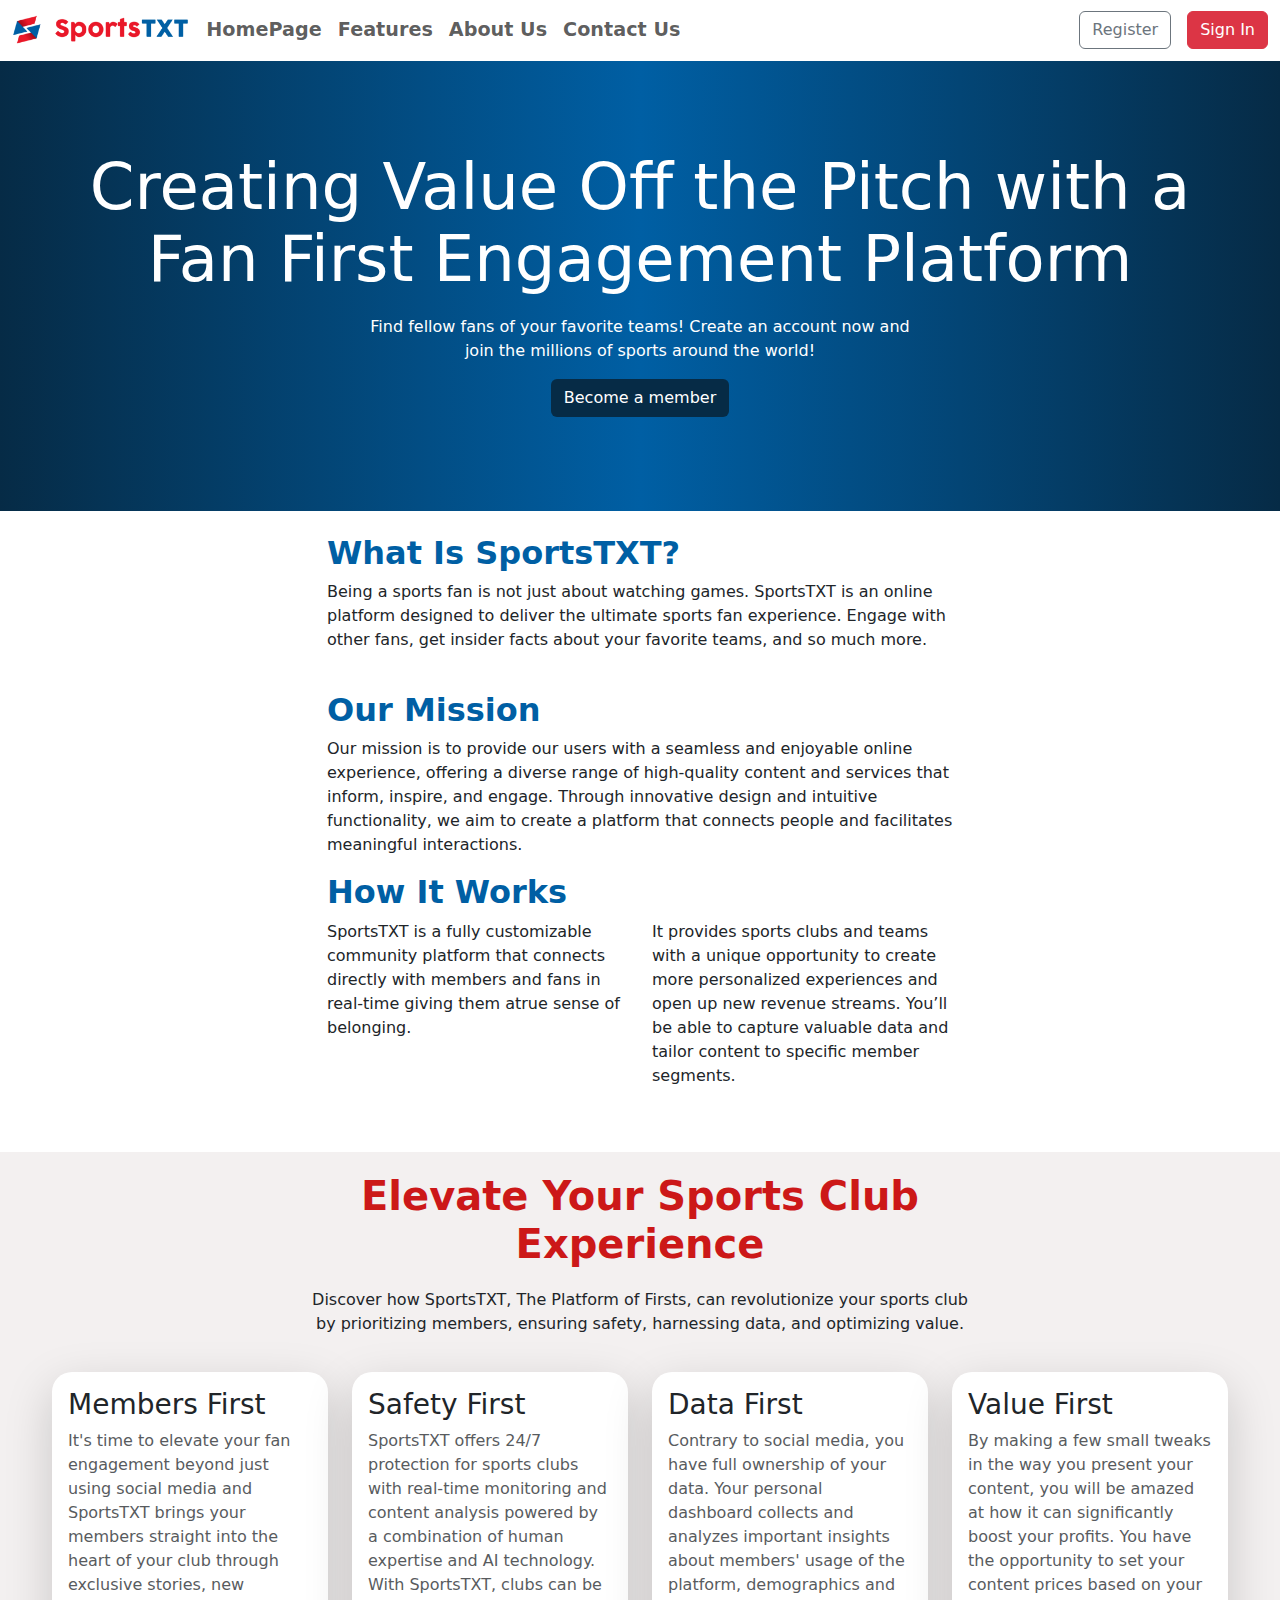
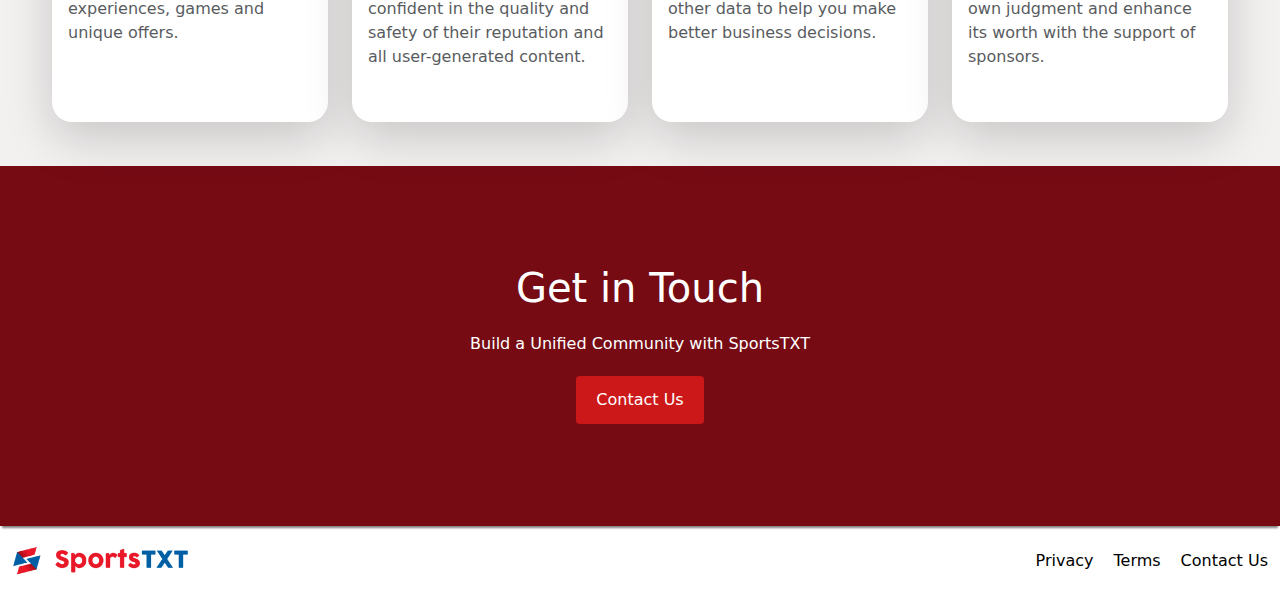
<file: index.html>
<!DOCTYPE html>
<html lang="en">

<head>
    <meta charset="UTF-8">
    <meta name="viewport" content="width=device-width, initial-scale=1.0">
    <title>HomePage</title>

    <link href="https://cdn.jsdelivr.net/npm/bootstrap@5.3.3/dist/css/bootstrap.min.css" rel="stylesheet"
        integrity="sha384-QWTKZyjpPEjISv5WaRU9OFeRpok6YctnYmDr5pNlyT2bRjXh0JMhjY6hW+ALEwIH" crossorigin="anonymous">
    <link rel="stylesheet" href="css/homepage.css">
    <script src="https://cdn.jsdelivr.net/npm/bootstrap@5.3.3/dist/js/bootstrap.bundle.min.js"
        integrity="sha384-YvpcrYf0tY3lHB60NNkmXc5s9fDVZLESaAA55NDzOxhy9GkcIdslK1eN7N6jIeHz"
        crossorigin="anonymous"></script>
</head>

<body>
    <!-- Navbar -->
    <nav class="navbar navbar-expand-xl custom-navbar">
        <div class="container-fluid">
            <img src="pictures/navbar/sportstxt.png" height="30" alt="Navbar Logo">

            <button class="navbar-toggler me-3 me-sm-5 custom-toggler" type="button" data-bs-toggle="collapse"
                data-bs-target="#navbarSupportedContent" aria-controls="navbarSupportedContent" aria-expanded="false"
                aria-label="Toggle navigation">
                <span class="navbar-toggler-icon"></span>
            </button>

            <div class="collapse navbar-collapse justify-content-center" id="navbarSupportedContent">
                <ul class="navbar-nav mb-lg-0 nav-links ms-3 ms-sm-1">
                    <li class="nav-item active">
                        <a class="nav-link main-link" href="index.html">HomePage</a>
                    </li>
                    <li class="nav-item">
                        <a class="nav-link" href="features.html">Features</a>
                    </li>
                    <li class="nav-item">
                        <a class="nav-link" href="aboutus.html">About Us</a>
                    </li>
                    <li class="nav-item">
                        <a class="nav-link" href="contactus.html">Contact Us</a>
                    </li>
                </ul>
                <div class="ms-auto d-flex">
                    <button class="btn btn-outline-secondary me-3" type="submit">Register</button>
                    <button class="btn btn-danger" type="submit">Sign In</button>
                </div>
            </div>
        </div>
    </nav>

    <!-- Masthead -->
    <div class="container-fluid masthead d-flex flex-column justify-content-center align-items-center text-break">
        <div class="title mb-3">
            <h1 class="lh-1 display-3">Creating Value Off the Pitch with a</h1>
            <h1 class="lh-1 display-3">Fan First Engagement Platform</h1>
        </div>
        <div class="sub-title">
            <p>Find fellow fans of your favorite teams! Create an account now and </p>
            <p>join the millions of sports around the world!</p>
            <button class="btn mt-3 custom-red" type="submit">Become a member</button>
        </div>
    </div>

    <!-- Section1 -->
    <div class="container-fluid section d-flex justify-content-center align-items-center">
        <div class="row">
            <div class="col text-start">
                <h2>What Is SportsTXT?</h2>
                <p>Being a sports fan is not just about watching games. SportsTXT is an online platform designed to
                    deliver the ultimate sports fan experience. Engage with other fans, get insider facts about your
                    favorite teams, and so much more.
                </p>
            </div>
        </div>
    </div>

    <!-- Section 2 -->
    <div class="container-fluid section d-flex justify-content-center align-items-center">
        <div class="row">
            <div class="col text-start">
                <h2>Our Mission</h2>
                <p>Our mission is to provide our users with a seamless and enjoyable
                    online experience, offering a diverse range of high-quality content
                    and services that inform, inspire, and engage. Through innovative
                    design and intuitive functionality, we aim to create a platform that
                    connects people and facilitates meaningful interactions.
                </p>
            </div>
        </div>
    </div>

    <!-- Section 3 -->
    <div class="container-fluid section d-flex justify-content-center align-items-center">
        <div class="row">
            <h2>How It Works</h2>
            <div class="col-md-6 mb-4">
                <p> SportsTXT is a fully customizable community platform that
                    connects directly with members and fans in real-time giving them
                    atrue sense of belonging.</p>
            </div>
            <div class="col-md-6 mb-4">
                <p>
                    It provides sports clubs and teams with a unique opportunity to
                    create more personalized experiences and open up new revenue
                    streams. You’ll be able to capture valuable data and tailor content
                    to specific member segments.
                </p>
            </div>
        </div>
    </div>

    <!-- Section 4 -->
    <div class="container-fluid section4 d-flex flex-column align-items-center mt-4">
        <div class="row">
            <div class="col text-center title mx-auto">
                <h1>Elevate Your Sports Club Experience</h1>
                <p>Discover how SportsTXT, The Platform of Firsts, can revolutionize your
                    sports club by prioritizing members, ensuring safety, harnessing data,
                    and optimizing value.
                </p>
            </div>
        </div>
        <div class="row justify-content-center content">
            <div class="col-lg-3 col-md-6 mb-4">
                <div class="card shadow-lg">
                    <div class="card-body">
                        <h3 class="card-title">Members First</h3>
                        <p class="card-text opacity-75">
                            It's time to elevate your fan engagement beyond just using social
                            media and SportsTXT brings your members straight into the heart
                            of your club through exclusive stories, new experiences, games
                            and unique offers.
                        </p>
                    </div>
                </div>
            </div>
            <div class="col-lg-3 col-md-6 mb-4">
                <div class="card shadow-lg">
                    <div class="card-body">
                        <h3 class="card-title">Safety First</h3>
                        <p class="card-text opacity-75">
                            SportsTXT offers 24/7 protection for sports clubs with real-time
                            monitoring and content analysis powered by a combination of
                            human expertise and AI technology. With SportsTXT, clubs can be
                            confident in the quality and safety of their reputation and all
                            user-generated content.
                        </p>
                    </div>
                </div>
            </div>
            <div class="col-lg-3 col-md-6 mb-4">
                <div class="card shadow-lg">
                    <div class="card-body">
                        <h3 class="card-title">Data First</h3>
                        <p class="card-text opacity-75">
                            Contrary to social media, you have full ownership of your data.
                            Your personal dashboard collects and analyzes important insights
                            about members' usage of the platform, demographics and other
                            data to help you make better business decisions.
                        </p>
                    </div>
                </div>
            </div>
            <div class="col-lg-3 col-md-6 mb-4">
                <div class="card shadow-lg">
                    <div class="card-body">
                        <h3 class="card-title">Value First</h3>
                        <p class="card-text opacity-75">
                            By making a few small tweaks in the way you present your content,
                            you will be amazed at how it can significantly boost your profits.
                            You have the opportunity to set your content prices based on your
                            own judgment and enhance its worth with the support of sponsors.
                        </p>
                    </div>
                </div>
            </div>
        </div>
    </div>

    <!-- Section 5 -->
    <div class="container-fluid sec5 d-flex flex-column justify-content-center align-items-center">
        <div class="title mb-3">
            <h1 class="fs-1 lh-1">Get in Touch</h1>
        </div>
        <div class="sub-title">
            <p>Build a Unified Community with SportsTXT</p>
            <button class="btn btn-info btn-responsive" type="submit">Contact Us</button>
        </div>
    </div <!-- Footer -->
    <footer>
        <div class="container-fluid ">
            <img src="pictures/navbar/sportstxt.png" height="30" alt="Navbar Logo">
            <ul class="footer-links">
                <li><a href="#">Privacy</a></li>
                <li><a href="#">Terms</a></li>
                <li><a href="#">Contact Us</a></li>
            </ul>
        </div>
    </footer>

</body>

</html>
</file>
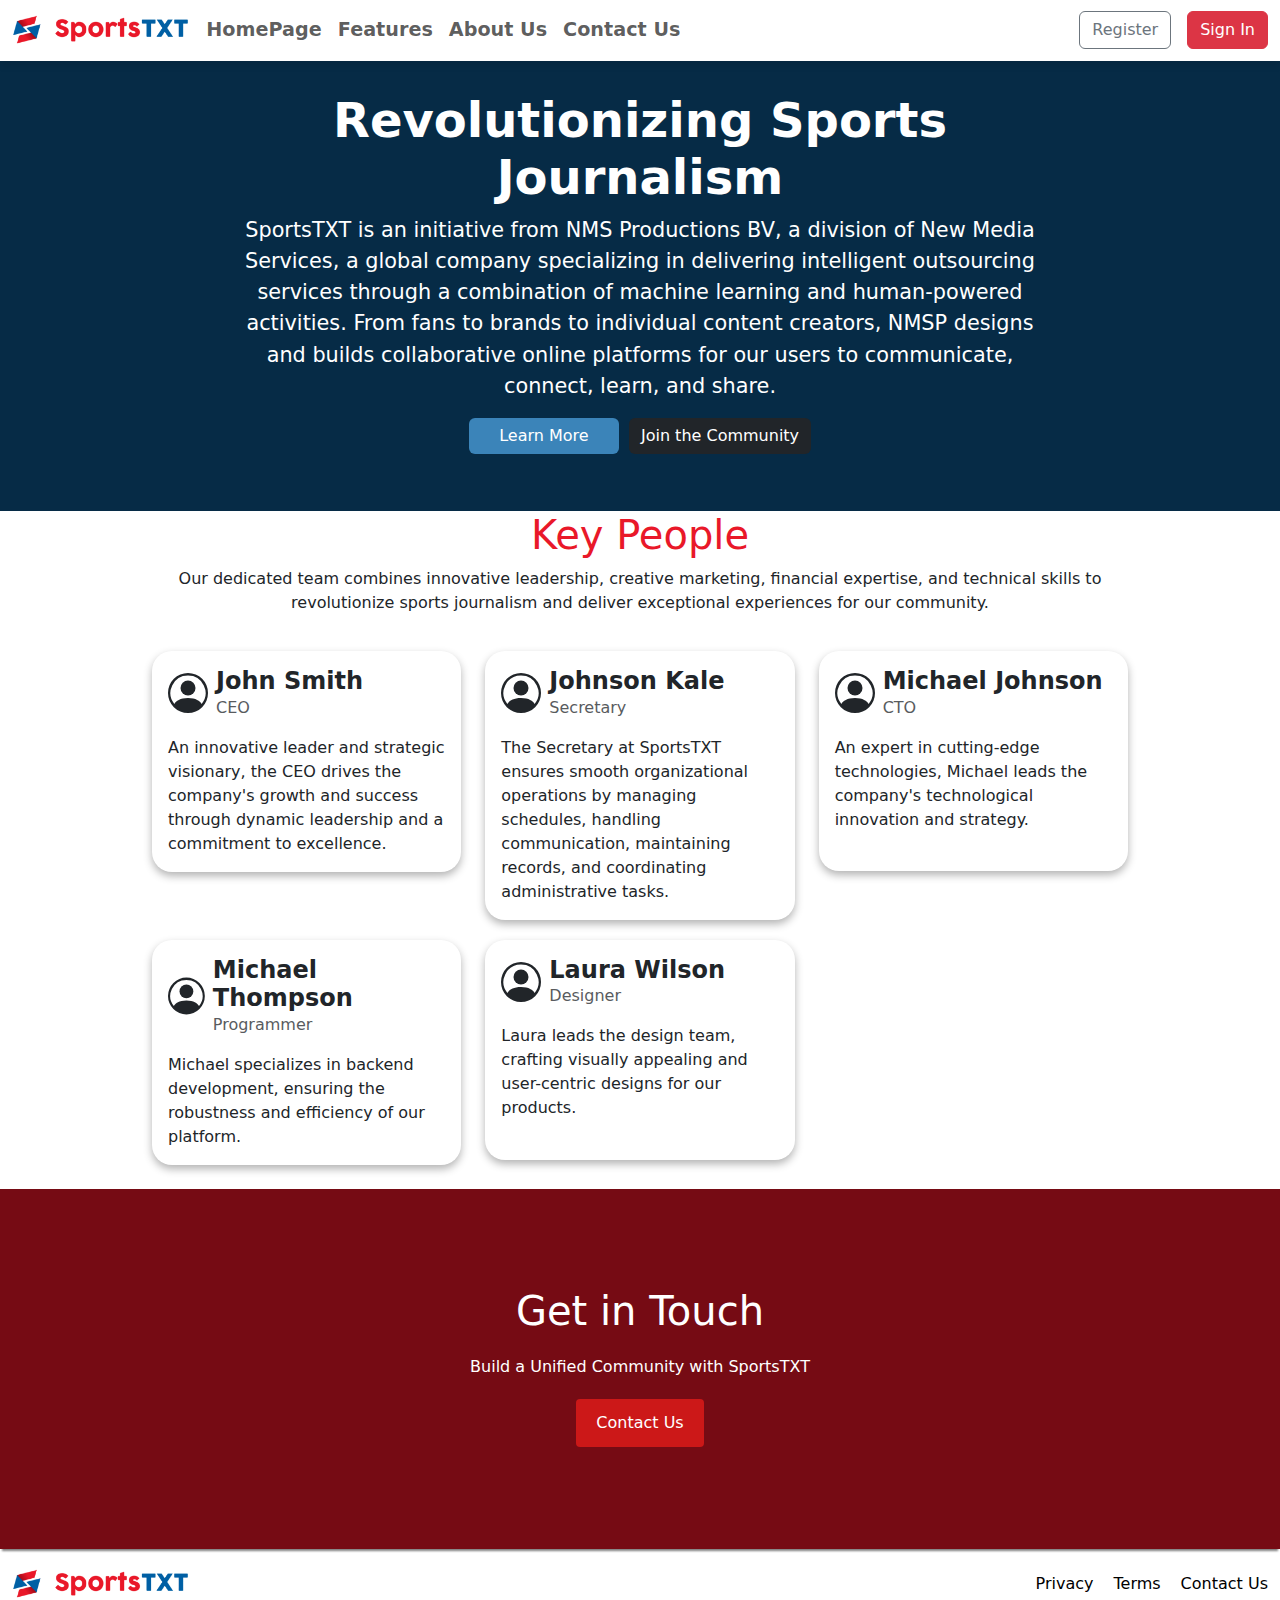
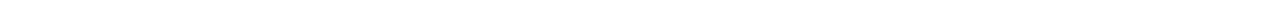
<file: aboutus.html>
<!DOCTYPE html>
<html lang="en">

<head>
    <meta charset="UTF-8">
    <meta name="viewport" content="width=device-width, initial-scale=1.0">
    <title>About Us</title>

    <link href="https://cdn.jsdelivr.net/npm/bootstrap@5.3.3/dist/css/bootstrap.min.css" rel="stylesheet"
        integrity="sha384-QWTKZyjpPEjISv5WaRU9OFeRpok6YctnYmDr5pNlyT2bRjXh0JMhjY6hW+ALEwIH" crossorigin="anonymous">
    <link rel="stylesheet" href="css/aboutus.css">
    <script src="https://cdn.jsdelivr.net/npm/bootstrap@5.3.3/dist/js/bootstrap.bundle.min.js"
        integrity="sha384-YvpcrYf0tY3lHB60NNkmXc5s9fDVZLESaAA55NDzOxhy9GkcIdslK1eN7N6jIeHz"
        crossorigin="anonymous"></script>
</head>

<body>

    <!-- Navbar -->
    <nav class="navbar navbar-expand-xl custom-navbar">
        <div class="container-fluid">
            <img src="pictures/navbar/sportstxt.png" height="30" alt="Navbar Logo">

            <button class="navbar-toggler me-3 me-sm-5 custom-toggler" type="button" data-bs-toggle="collapse"
                data-bs-target="#navbarSupportedContent" aria-controls="navbarSupportedContent" aria-expanded="false"
                aria-label="Toggle navigation">
                <span class="navbar-toggler-icon"></span>
            </button>

            <div class="collapse navbar-collapse justify-content-center" id="navbarSupportedContent">
                <ul class="navbar-nav mb-lg-0 nav-links ms-3 ms-sm-1">
                    <li class="nav-item active">
                        <a class="nav-link main-link" href="index.html">HomePage</a>
                    </li>
                    <li class="nav-item">
                        <a class="nav-link" href="features.html">Features</a>
                    </li>
                    <li class="nav-item">
                        <a class="nav-link" href="aboutus.html">About Us</a>
                    </li>
                    <li class="nav-item">
                        <a class="nav-link" href="contactus.html">Contact Us</a>
                    </li>
                </ul>
                <div class="ms-auto d-flex">
                    <button class="btn btn-outline-secondary me-3" type="submit">Register</button>
                    <button class="btn btn-danger" type="submit">Sign In</button>
                </div>
            </div>
        </div>
    </nav>

    <!-- Section1 -->
    <div class="sec1">
        <div class="container-fluid sec-body text-break">
            <h1>Revolutionizing Sports Journalism</h1>
            <p class="mb-3">
                SportsTXT is an initiative from NMS Productions BV, a division of
                New Media Services, a global company specializing in delivering
                intelligent outsourcing services through a combination of machine
                learning and human-powered activities.
                From fans to brands to individual content creators, NMSP designs
                and builds collaborative online platforms for our users to
                communicate, connect, learn, and share.
            </p>
            <div class="btn-container mb-3">
                <button type="button" class="btn btn-info btn-learn">Learn More</button>
                <button type="button" class="btn btn-dark btn-join">Join the Community</button>
            </div>
        </div>
    </div>
    <!-- Section 2 -->
    <div class="sec2">
        <div class="container-fluid sec-title text-center text-break">
            <h1> Key People</h1>
            <p>Our dedicated team combines innovative leadership, creative
                marketing, financial expertise, and technical skills to
                revolutionize sports journalism and deliver exceptional
                experiences for our community.
            </p>
        </div>
        
        <div class="container-fluid sec-body mb-4">
            <div class="row">
                <div class="col-md-4">
                    <div class="card ">
                        <div class="card-body">
                            <div class="d-flex align-items-center">
                                <svg xmlns="http://www.w3.org/2000/svg" height="40" fill="currentColor"
                                    class="bi bi-person-circle me-2" viewBox="0 0 16 16">
                                    <path d="M11 6a3 3 0 1 1-6 0 3 3 0 0 1 6 0" />
                                    <path fill-rule="evenodd"
                                        d="M0 8a8 8 0 1 1 16 0A8 8 0 0 1 0 8m8-7a7 7 0 0 0-5.468 11.37C3.242 11.226 4.805 10 8 10s4.757 1.225 5.468 2.37A7 7 0 0 0 8 1" />
                                </svg>
                                <div class="ml-2">
                                    <h3 class="card-title mb-0">John Smith</h3>
                                    <p class="mb-0 opacity-75">CEO</p>
                                </div>
                            </div>
                            <p class="card-text mt-3">
                                An innovative leader and strategic visionary, the CEO drives the company's
                                growth and success through dynamic leadership and a commitment to excellence.
                            </p>
                        </div>
                    </div>
                </div>

                <div class="col-md-4">
                    <div class="card ">
                        <div class="card-body">
                            <div class="d-flex align-items-center">
                                <svg xmlns="http://www.w3.org/2000/svg" height="40" fill="currentColor"
                                    class="bi bi-person-circle me-2" viewBox="0 0 16 16">
                                    <path d="M11 6a3 3 0 1 1-6 0 3 3 0 0 1 6 0" />
                                    <path fill-rule="evenodd"
                                        d="M0 8a8 8 0 1 1 16 0A8 8 0 0 1 0 8m8-7a7 7 0 0 0-5.468 11.37C3.242 11.226 4.805 10 8 10s4.757 1.225 5.468 2.37A7 7 0 0 0 8 1" />
                                </svg>
                                <div class="ml-2">
                                    <h3 class="card-title mb-0">Johnson Kale</h3>
                                    <p class="mb-0 opacity-75">Secretary</p>
                                </div>
                            </div>
                            <p class="card-text mt-3">
                                The Secretary at SportsTXT ensures smooth organizational operations by 
                                managing schedules, handling communication, maintaining records, and 
                                coordinating administrative tasks.
                            </p>
                        </div>
                    </div>
                </div>

                <div class="col-md-4">
                    <div class="card ">
                        <div class="card-body">
                            <div class="d-flex align-items-center">
                                <svg xmlns="http://www.w3.org/2000/svg" height="40" fill="currentColor"
                                    class="bi bi-person-circle me-2" viewBox="0 0 16 16">
                                    <path d="M11 6a3 3 0 1 1-6 0 3 3 0 0 1 6 0" />
                                    <path fill-rule="evenodd"
                                        d="M0 8a8 8 0 1 1 16 0A8 8 0 0 1 0 8m8-7a7 7 0 0 0-5.468 11.37C3.242 11.226 4.805 10 8 10s4.757 1.225 5.468 2.37A7 7 0 0 0 8 1" />
                                </svg>
                                <div class="ml-2">
                                    <h3 class="card-title mb-0">Michael Johnson</h3>
                                    <p class="mb-0 opacity-75">CTO</p>
                                </div>
                            </div>
                            <p class="card-text mt-3">
                                An expert in cutting-edge technologies, Michael leads the company's
                                technological innovation and strategy.
                            </p>
                        </div>
                    </div>
                </div>

                <div class="col-md-4">
                    <div class="card ">
                        <div class="card-body">
                            <div class="d-flex align-items-center">
                                <svg xmlns="http://www.w3.org/2000/svg" height="40" fill="currentColor"
                                    class="bi bi-person-circle me-2" viewBox="0 0 16 16">
                                    <path d="M11 6a3 3 0 1 1-6 0 3 3 0 0 1 6 0" />
                                    <path fill-rule="evenodd"
                                        d="M0 8a8 8 0 1 1 16 0A8 8 0 0 1 0 8m8-7a7 7 0 0 0-5.468 11.37C3.242 11.226 4.805 10 8 10s4.757 1.225 5.468 2.37A7 7 0 0 0 8 1" />
                                </svg>
                                <div class="ml-2">
                                    <h3 class="card-title mb-0">Michael Thompson</h3>
                                    <p class="mb-0 opacity-75">Programmer</p>
                                </div>
                            </div>
                            <p class="card-text mt-3">
                                Michael specializes in backend development, ensuring the robustness
                                and efficiency of our platform.
                            </p>
                        </div>
                    </div>
                </div>

                <div class="col-md-4">
                    <div class="card ">
                        <div class="card-body">
                            <div class="d-flex align-items-center">
                                <svg xmlns="http://www.w3.org/2000/svg" height="40" fill="currentColor"
                                    class="bi bi-person-circle me-2" viewBox="0 0 16 16">
                                    <path d="M11 6a3 3 0 1 1-6 0 3 3 0 0 1 6 0" />
                                    <path fill-rule="evenodd"
                                        d="M0 8a8 8 0 1 1 16 0A8 8 0 0 1 0 8m8-7a7 7 0 0 0-5.468 11.37C3.242 11.226 4.805 10 8 10s4.757 1.225 5.468 2.37A7 7 0 0 0 8 1" />
                                </svg>
                                <div class="ml-2">
                                    <h3 class="card-title mb-0">Laura Wilson</h3>
                                    <p class="mb-0 opacity-75">Designer</p>
                                </div>
                            </div>
                            <p class="card-text mt-3">
                                Laura leads the design team, crafting visually appealing
                                and user-centric designs for our products.
                            </p>
                        </div>
                    </div>
                </div>
            </div>
        </div>
    </div>

    <!-- Section 3 -->
    <div class="container-fluid sec3 d-flex flex-column justify-content-center align-items-center">
        <div class="title mb-3">
            <h1 class="fs-1 lh-1">Get in Touch</h1>
        </div>
        <div class="sub-title">
            <p>Build a Unified Community with SportsTXT</p>
            <button class="btn btn-info btn-responsive" type="submit">Contact Us</button>
        </div>
    </div
    
    <!-- Footer -->
    <footer>
        <div class="container-fluid ">
            <img src="pictures/navbar/sportstxt.png" height="30" alt="Navbar Logo">
            <ul class="footer-links">
                <li><a href="#">Privacy</a></li>
                <li><a href="#">Terms</a></li>
                <li><a href="#">Contact Us</a></li>
            </ul>
        </div>
    </footer>

</body>

</html>
</file>
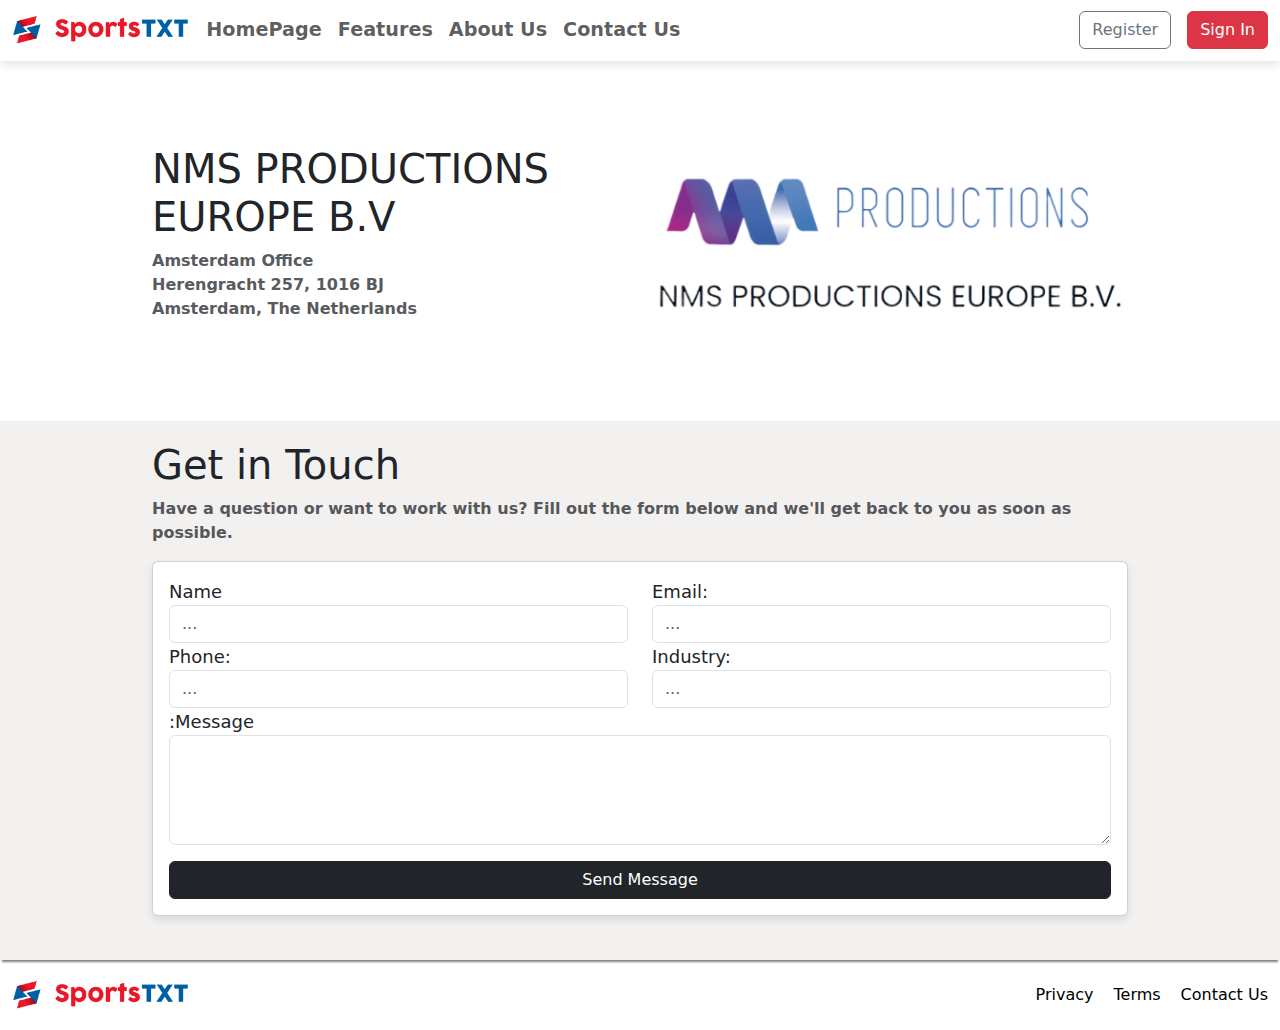
<file: contactus.html>
<!DOCTYPE html>
<html lang="en">

<head>
    <meta charset="UTF-8">
    <meta name="viewport" content="width=device-width, initial-scale=1.0">
    <title>Contact Us</title>

    <link href="https://cdn.jsdelivr.net/npm/bootstrap@5.3.3/dist/css/bootstrap.min.css" rel="stylesheet"
        integrity="sha384-QWTKZyjpPEjISv5WaRU9OFeRpok6YctnYmDr5pNlyT2bRjXh0JMhjY6hW+ALEwIH" crossorigin="anonymous">
    <link rel="stylesheet" href="css/contactus.css">
    <script src="https://cdn.jsdelivr.net/npm/bootstrap@5.3.3/dist/js/bootstrap.bundle.min.js"
        integrity="sha384-YvpcrYf0tY3lHB60NNkmXc5s9fDVZLESaAA55NDzOxhy9GkcIdslK1eN7N6jIeHz"
        crossorigin="anonymous"></script>

</head>

<body>

    <!-- Navbar -->
    <nav class="navbar navbar-expand-xl custom-navbar">
        <div class="container-fluid">
            <img src="pictures/navbar/sportstxt.png" height="30" alt="Navbar Logo">

            <button class="navbar-toggler me-3 me-sm-5 custom-toggler" type="button" data-bs-toggle="collapse"
                data-bs-target="#navbarSupportedContent" aria-controls="navbarSupportedContent" aria-expanded="false"
                aria-label="Toggle navigation">
                <span class="navbar-toggler-icon"></span>
            </button>

            <div class="collapse navbar-collapse justify-content-center" id="navbarSupportedContent">
                <ul class="navbar-nav mb-lg-0 nav-links ms-3 ms-sm-1">
                    <li class="nav-item active">
                        <a class="nav-link main-link" href="index.html">HomePage</a>
                    </li>
                    <li class="nav-item">
                        <a class="nav-link" href="features.html">Features</a>
                    </li>
                    <li class="nav-item">
                        <a class="nav-link" href="aboutus.html">About Us</a>
                    </li>
                    <li class="nav-item">
                        <a class="nav-link" href="contactus.html">Contact Us</a>
                    </li>
                </ul>
                <div class="ms-auto d-flex">
                    <button class="btn btn-outline-secondary me-3" type="submit">Register</button>
                    <button class="btn btn-danger" type="submit">Sign In</button>
                </div>
            </div>
        </div>
    </nav>



    <!-- Section 1 -->
    <div class="sec1 text-break">
        <div class="container-fluid">
            <div class="row">
                <div class="col-md-6">
                    <h1>NMS PRODUCTIONS EUROPE B.V</h1>
                    <p class="opacity-75 fw-bold">Amsterdam Office
                        <br>Herengracht 257, 1016 BJ
                        <br>Amsterdam, The Netherlands
                    </p>
                </div>
                <div class="col-md-6 d-flex align-items-center justify-content-center">
                    <div class="img-container">
                        <img src="/pictures/contact_us/nms_logo.png" class="img-fluid" alt="NMS Logo">
                    </div>
                </div>
            </div>
        </div>
    </div>

    <!-- Section 2 -->
    <div class="sec2 text-break">
        <div class="container-fluid sec-body mb-4">
            <div class="sec-title text-start">
                <h1>Get in Touch</h1>
                <p class="opacity-75 fw-bold">Have a question or want to work with us? Fill out the form below
                    and we'll get back to you as soon as possible.
                </p>
            </div>
    
            <div class="card">
                <div class="card-body">
                    <form>
                        <div class="row">
                            <div class="col">
                                <div class="form-group">
                                    <label class="opac">Name</label>
                                    <input type="text" class="form-control" placeholder="...">
                                </div>
                            </div>
                            <div class="col">
                                <div class="form-group">
                                    <label for="formGroupExampleInput">Email:</label>
                                    <input type="text" class="form-control" placeholder="...">
                                </div>
                            </div>
                        </div>
    
                        <div class="row">
                            <div class="col">
                                <div class="form-group">
                                    <label for="formGroupExampleInput">Phone:</label>
                                    <input type="text" class="form-control" placeholder="...">
                                </div>
                            </div>
                            <div class="col">
                                <div class="form-group">
                                    <label for="formGroupExampleInput">Industry:</label>
                                    <input type="text" class="form-control" placeholder="...">
                                </div>
                            </div>
                        </div>
    
                        <div class="row">
                            <div class="col">
                                <div class="form-group">
                                    <label>:Message</label>
                                    <textarea class="form-control" rows="4"></textarea>
                                </div>
                            </div>
                        </div>
    
                        <div class="row mt-3">
                            <div class="col">
                                <button class="btn btn-dark" type="submit">Send Message</button>
                            </div>
                        </div>
                    </form>
                </div>
            </div>
        </div>
    </div>
    

    <!-- Footer -->
    <footer>
        <div class="container-fluid ">
            <img src="pictures/navbar/sportstxt.png" height="30" alt="Navbar Logo">
            <ul class="footer-links">
                <li><a href="#">Privacy</a></li>
                <li><a href="#">Terms</a></li>
                <li><a href="#">Contact Us</a></li>
            </ul>
        </div>
    </footer>


</body>

</html>
</file>
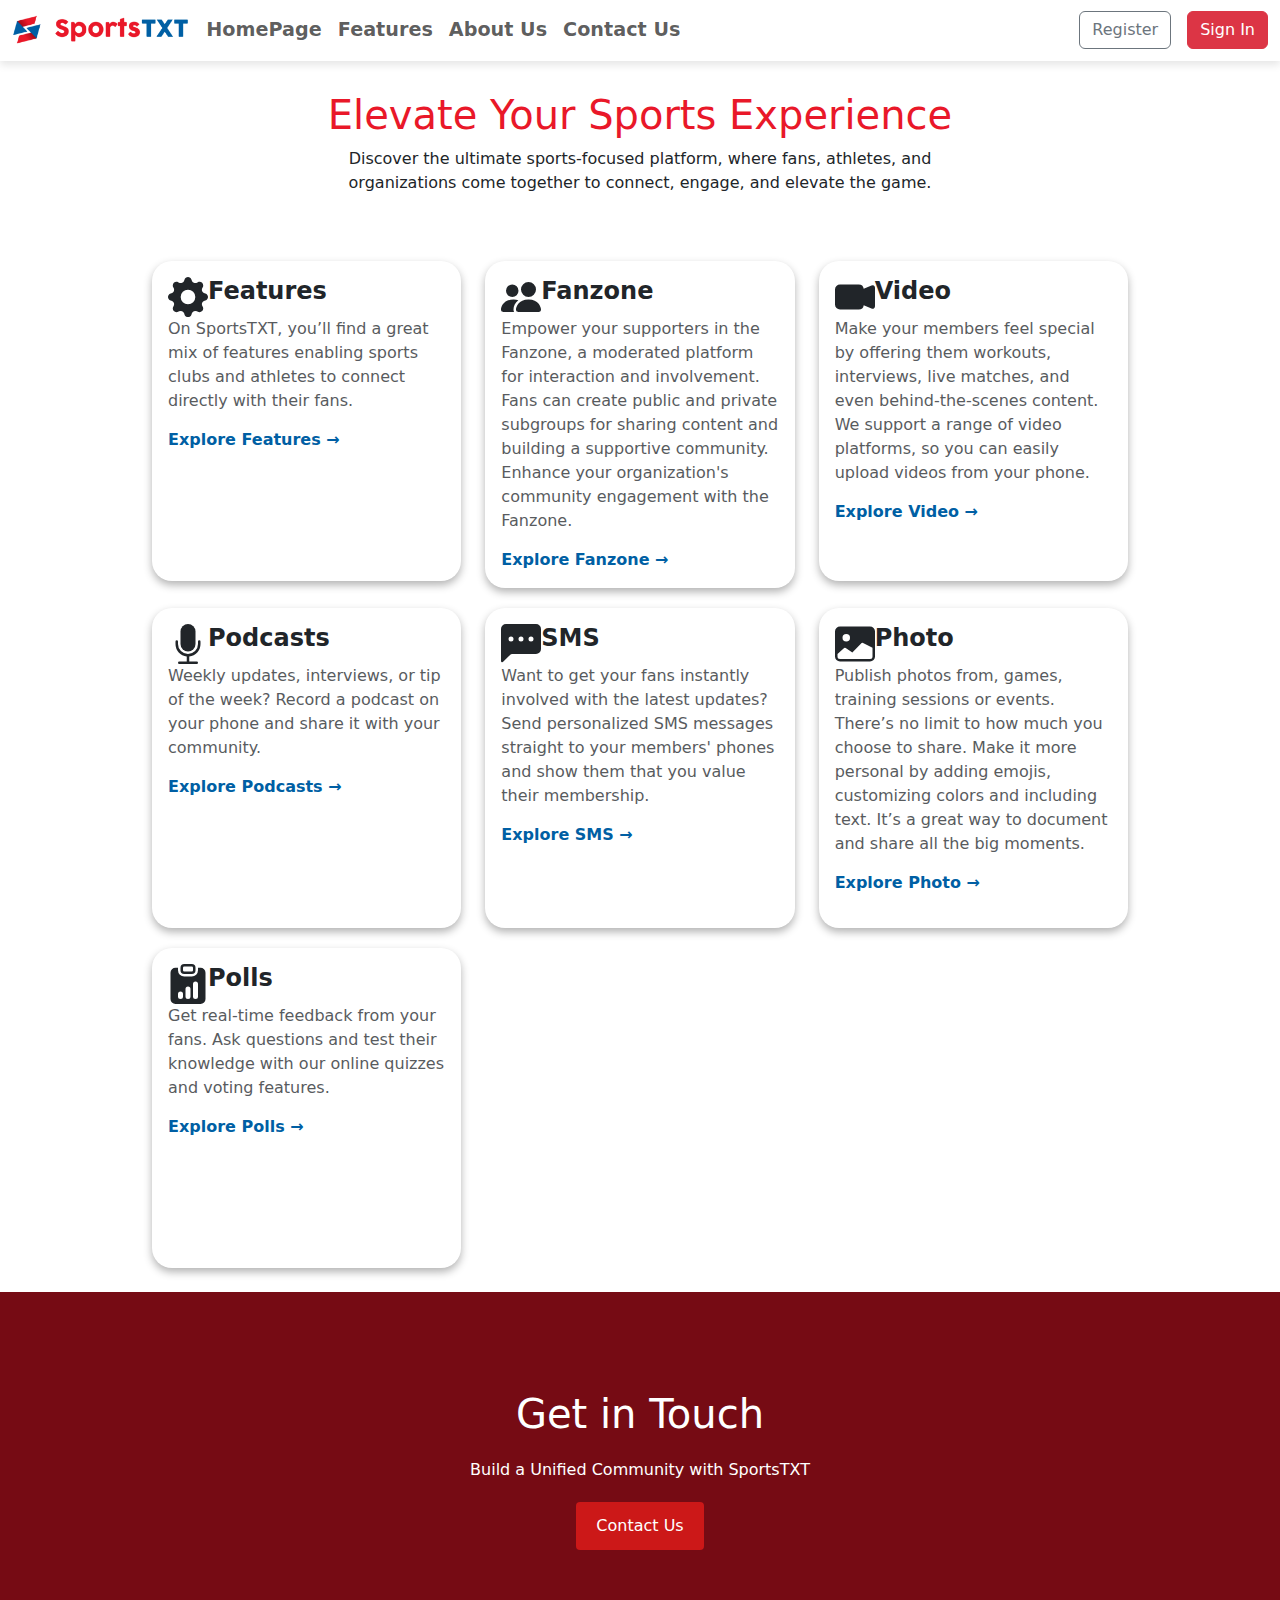
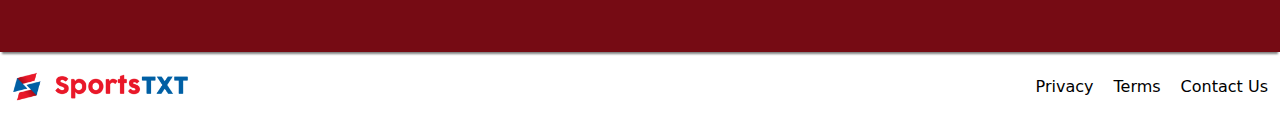
<file: features.html>
<!DOCTYPE html>
<html lang="en">

<head>
    <meta charset="UTF-8">
    <meta name="viewport" content="width=device-width, initial-scale=1.0">
    <title>Features</title>

    <link href="https://cdn.jsdelivr.net/npm/bootstrap@5.3.3/dist/css/bootstrap.min.css" rel="stylesheet"
        integrity="sha384-QWTKZyjpPEjISv5WaRU9OFeRpok6YctnYmDr5pNlyT2bRjXh0JMhjY6hW+ALEwIH" crossorigin="anonymous">
    <link rel="stylesheet" href="css/features.css">
    <script src="https://cdn.jsdelivr.net/npm/bootstrap@5.3.3/dist/js/bootstrap.bundle.min.js"
        integrity="sha384-YvpcrYf0tY3lHB60NNkmXc5s9fDVZLESaAA55NDzOxhy9GkcIdslK1eN7N6jIeHz"
        crossorigin="anonymous"></script>
</head>

<body>
    <!-- Navbar -->
    <nav class="navbar navbar-expand-xl custom-navbar">
        <div class="container-fluid">
            <img src="pictures/navbar/sportstxt.png" height="30" alt="Navbar Logo">

            <button class="navbar-toggler me-3 me-sm-5 custom-toggler" type="button" data-bs-toggle="collapse"
                data-bs-target="#navbarSupportedContent" aria-controls="navbarSupportedContent" aria-expanded="false"
                aria-label="Toggle navigation">
                <span class="navbar-toggler-icon"></span>
            </button>

            <div class="collapse navbar-collapse justify-content-center" id="navbarSupportedContent">
                <ul class="navbar-nav mb-lg-0 nav-links ms-3 ms-sm-1">
                    <li class="nav-item active">
                        <a class="nav-link main-link" href="homepage.html">HomePage</a>
                    </li>
                    <li class="nav-item">
                        <a class="nav-link" href="features.html">Features</a>
                    </li>
                    <li class="nav-item">
                        <a class="nav-link" href="aboutus.html">About Us</a>
                    </li>
                    <li class="nav-item">
                        <a class="nav-link" href="contactus.html">Contact Us</a>
                    </li>
                </ul>
                <div class="ms-auto d-flex">
                    <button class="btn btn-outline-secondary me-3" type="submit">Register</button>
                    <button class="btn btn-danger" type="submit">Sign In</button>
                </div>
            </div>
        </div>
    </nav>

    <!-- Section1 -->
    <div class="container-fluid sec1 text-break">
        <h1>Elevate Your Sports Experience</h1>
        <p>Discover the ultimate sports-focused platform, where fans, athletes, and organizations come together to
            connect, engage, and elevate the game.</p>
    </div>

    <div class="container-fluid featuresList mb-4">
        <div class="row">

            <div class="col-md-4">
                <div class="card ">
                    <div class="card-body">
                        <div class="d-flex align-items-center">
                            <svg xmlns="http://www.w3.org/2000/svg" height="40" fill="currentColor"
                                class="bi bi-gear-fill" viewBox="0 0 16 16">
                                <path
                                    d="M9.405 1.05c-.413-1.4-2.397-1.4-2.81 0l-.1.34a1.464 1.464 0 0 1-2.105.872l-.31-.17c-1.283-.698-2.686.705-1.987 1.987l.169.311c.446.82.023 1.841-.872 2.105l-.34.1c-1.4.413-1.4 2.397 0 2.81l.34.1a1.464 1.464 0 0 1 .872 2.105l-.17.31c-.698 1.283.705 2.686 1.987 1.987l.311-.169a1.464 1.464 0 0 1 2.105.872l.1.34c.413 1.4 2.397 1.4 2.81 0l.1-.34a1.464 1.464 0 0 1 2.105-.872l.31.17c1.283.698 2.686-.705 1.987-1.987l-.169-.311a1.464 1.464 0 0 1 .872-2.105l.34-.1c1.4-.413 1.4-2.397 0-2.81l-.34-.1a1.464 1.464 0 0 1-.872-2.105l.17-.31c.698-1.283-.705-2.686-1.987-1.987l-.311.169a1.464 1.464 0 0 1-2.105-.872zM8 10.93a2.929 2.929 0 1 1 0-5.86 2.929 2.929 0 0 1 0 5.858z" />
                            </svg>
                            <h3 class="card-title ml-2 text-break">Features</h3>
                        </div>
                        <p class="card-text opacity-75">
                            On SportsTXT, you’ll find a great mix of features enabling sports
                            clubs and athletes to connect directly with their fans.
                        </p>
                        <a href="#" class="card-link">Explore Features →</a>
                    </div>
                </div>
            </div>

            <div class="col-md-4">
                <div class="card ">
                    <div class="card-body">
                        <div class="d-flex align-items-center">
                            <svg xmlns="http://www.w3.org/2000/svg" height="40" fill="currentColor"
                                class="bi bi-people-fill" viewBox="0 0 16 16">
                                <path
                                    d="M7 14s-1 0-1-1 1-4 5-4 5 3 5 4-1 1-1 1zm4-6a3 3 0 1 0 0-6 3 3 0 0 0 0 6m-5.784 6A2.24 2.24 0 0 1 5 13c0-1.355.68-2.75 1.936-3.72A6.3 6.3 0 0 0 5 9c-4 0-5 3-5 4s1 1 1 1zM4.5 8a2.5 2.5 0 1 0 0-5 2.5 2.5 0 0 0 0 5" />
                            </svg>
                            <h3 class="card-title ml-2 text-break">Fanzone</h3>
                        </div>
                        <p class="card-text opacity-75">
                            Empower your supporters in the Fanzone, a moderated platform
                            for interaction and involvement. Fans can create public and
                            private subgroups for sharing content and building a supportive
                            community. Enhance your organization's community engagement
                            with the Fanzone.
                        </p>
                        <a href="#" class="card-link">Explore Fanzone →</a>
                    </div>
                </div>
            </div>

            <div class="col-md-4">
                <div class="card ">
                    <div class="card-body">
                        <div class="d-flex align-items-center">
                            <svg xmlns="http://www.w3.org/2000/svg" height="40" fill="currentColor"
                                class="bi bi-camera-video-fill" viewBox="0 0 16 16">
                                <path fill-rule="evenodd"
                                    d="M0 5a2 2 0 0 1 2-2h7.5a2 2 0 0 1 1.983 1.738l3.11-1.382A1 1 0 0 1 16 4.269v7.462a1 1 0 0 1-1.406.913l-3.111-1.382A2 2 0 0 1 9.5 13H2a2 2 0 0 1-2-2z" />
                            </svg>
                            <h3 class="card-title ml-2 text-break">Video</h3>
                        </div>
                        <p class="card-text opacity-75">
                            Make your members feel special by offering them workouts,
                            interviews, live matches, and even behind-the-scenes content. We
                            support a range of video platforms, so you can easily upload
                            videos from your phone.
                        </p>
                        <a href="#" class="card-link">Explore Video →</a>
                    </div>
                </div>
            </div>

            <div class="col-md-4">
                <div class="card">
                    <div class="card-body">
                        <div class="d-flex align-items-center">
                            <svg xmlns="http://www.w3.org/2000/svg" height="40" fill="currentColor"
                                class="bi bi-mic-fill" viewBox="0 0 16 16">
                                <path d="M5 3a3 3 0 0 1 6 0v5a3 3 0 0 1-6 0z" />
                                <path
                                    d="M3.5 6.5A.5.5 0 0 1 4 7v1a4 4 0 0 0 8 0V7a.5.5 0 0 1 1 0v1a5 5 0 0 1-4.5 4.975V15h3a.5.5 0 0 1 0 1h-7a.5.5 0 0 1 0-1h3v-2.025A5 5 0 0 1 3 8V7a.5.5 0 0 1 .5-.5" />
                            </svg>
                            <h3 class="card-title ml-2 text-break">Podcasts</h3>
                        </div>
                        <p class="card-text opacity-75">
                            Weekly updates, interviews, or tip of the week? Record a podcast
                            on your phone and share it with your community.
                        </p>
                        <div class="mt-auto">
                            <a href="#" class="card-link">Explore Podcasts →</a>
                        </div>
                    </div>
                </div>
            </div>

            <div class="col-md-4">
                <div class="card ">
                    <div class="card-body">
                        <div class="d-flex align-items-center">
                            <svg xmlns="http://www.w3.org/2000/svg" height="40" fill="currentColor"
                                class="bi bi-chat-left-dots-fill" viewBox="0 0 16 16">
                                <path
                                    d="M0 2a2 2 0 0 1 2-2h12a2 2 0 0 1 2 2v8a2 2 0 0 1-2 2H4.414a1 1 0 0 0-.707.293L.854 15.146A.5.5 0 0 1 0 14.793zm5 4a1 1 0 1 0-2 0 1 1 0 0 0 2 0m4 0a1 1 0 1 0-2 0 1 1 0 0 0 2 0m3 1a1 1 0 1 0 0-2 1 1 0 0 0 0 2" />
                            </svg>
                            <h3 class="card-title ml-2 text-break">SMS</h3>
                        </div>
                        <p class="card-text opacity-75">
                            Want to get your fans instantly involved with the latest updates?
                            Send personalized SMS messages straight to your members'
                            phones and show them that you value their membership.

                        </p>
                        <a href="#" class="card-link">Explore SMS →</a>
                    </div>
                </div>
            </div>

            <div class="col-md-4">
                <div class="card ">
                    <div class="card-body">
                        <div class="d-flex align-items-center">
                            <svg xmlns="http://www.w3.org/2000/svg" height="40" fill="currentColor"
                                class="bi bi-image-fill" viewBox="0 0 16 16">
                                <path
                                    d="M.002 3a2 2 0 0 1 2-2h12a2 2 0 0 1 2 2v10a2 2 0 0 1-2 2h-12a2 2 0 0 1-2-2zm1 9v1a1 1 0 0 0 1 1h12a1 1 0 0 0 1-1V9.5l-3.777-1.947a.5.5 0 0 0-.577.093l-3.71 3.71-2.66-1.772a.5.5 0 0 0-.63.062zm5-6.5a1.5 1.5 0 1 0-3 0 1.5 1.5 0 0 0 3 0" />
                            </svg>
                            <h3 class="card-title ml-2 text-break">Photo</h3>
                        </div>
                        <p class="card-text opacity-75">
                            Publish photos from, games, training sessions or events. There’s no
                            limit to how much you choose to share. Make it more personal by
                            adding emojis, customizing colors and including text. It’s a great
                            way to document and share all the big moments.
                        </p>
                        <a href="#" class="card-link">Explore Photo →</a>
                    </div>
                </div>
            </div>

            <div class="col-md-4">
                <div class="card ">
                    <div class="card-body">
                        <div class="d-flex align-items-center">
                            <svg xmlns="http://www.w3.org/2000/svg" height="40" fill="currentColor"
                                class="bi bi-clipboard-data-fill" viewBox="0 0 16 16">
                                <path
                                    d="M6.5 0A1.5 1.5 0 0 0 5 1.5v1A1.5 1.5 0 0 0 6.5 4h3A1.5 1.5 0 0 0 11 2.5v-1A1.5 1.5 0 0 0 9.5 0zm3 1a.5.5 0 0 1 .5.5v1a.5.5 0 0 1-.5.5h-3a.5.5 0 0 1-.5-.5v-1a.5.5 0 0 1 .5-.5z" />
                                <path
                                    d="M4 1.5H3a2 2 0 0 0-2 2V14a2 2 0 0 0 2 2h10a2 2 0 0 0 2-2V3.5a2 2 0 0 0-2-2h-1v1A2.5 2.5 0 0 1 9.5 5h-3A2.5 2.5 0 0 1 4 2.5zM10 8a1 1 0 1 1 2 0v5a1 1 0 1 1-2 0zm-6 4a1 1 0 1 1 2 0v1a1 1 0 1 1-2 0zm4-3a1 1 0 0 1 1 1v3a1 1 0 1 1-2 0v-3a1 1 0 0 1 1-1" />
                            </svg>
                            <h3 class="card-title ml-2 text-break">Polls</h3>
                        </div>
                        <p class="card-text opacity-75">
                            Get real-time feedback from your fans. Ask questions and test
                            their knowledge with our online quizzes and voting features.
                        </p>
                        <a href="#" class="card-link">Explore Polls →</a>
                    </div>
                </div>
            </div>

        </div>
    </div>

    <!-- Section 2 -->
    <div class="container-fluid sec2 d-flex flex-column justify-content-center align-items-center">
        <div class="title mb-3">
            <h1 class="fs-1 lh-1">Get in Touch</h1>
        </div>
        <div class="sub-title">
            <p>Build a Unified Community with SportsTXT</p>
            <button class="btn btn-info btn-responsive" type="submit">Contact Us</button>
        </div>
    </div>

    <!-- Footer -->
    <footer>
        <div class="container-fluid ">
            <img src="pictures/navbar/sportstxt.png" height="30" alt="Navbar Logo">
            <ul class="footer-links">
                <li><a href="#">Privacy</a></li>
                <li><a href="#">Terms</a></li>
                <li><a href="#">Contact Us</a></li>
            </ul>
        </div>
    </footer>

</body>

</html>
</file>
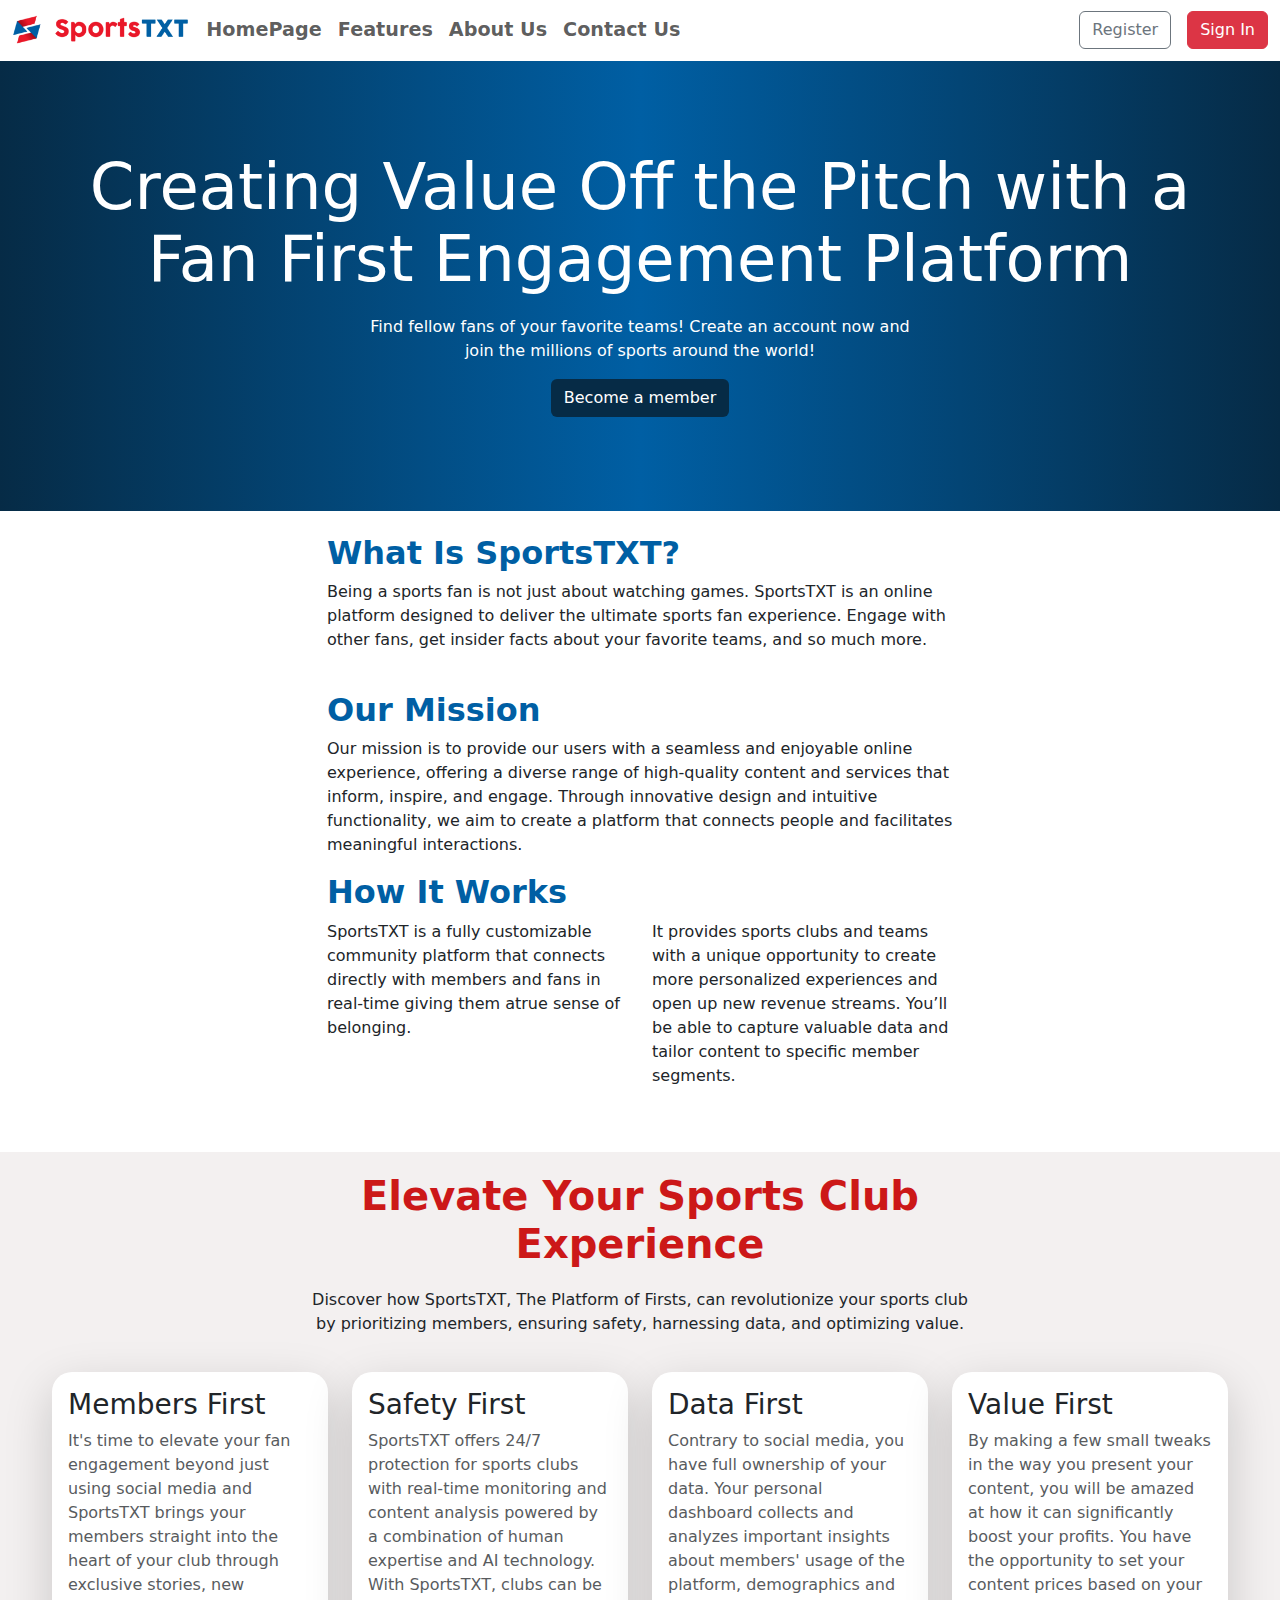
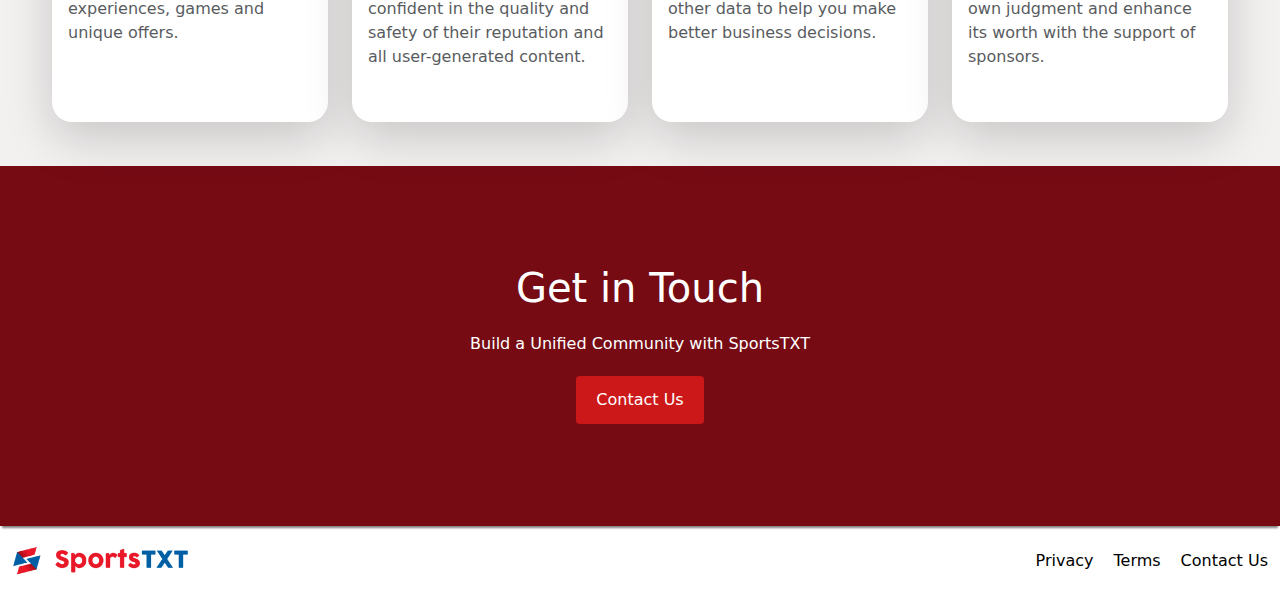
<file: homepage.html>
<!DOCTYPE html>
<html lang="en">

<head>
    <meta charset="UTF-8">
    <meta name="viewport" content="width=device-width, initial-scale=1.0">
    <title>HomePage</title>

    <link href="https://cdn.jsdelivr.net/npm/bootstrap@5.3.3/dist/css/bootstrap.min.css" rel="stylesheet"
        integrity="sha384-QWTKZyjpPEjISv5WaRU9OFeRpok6YctnYmDr5pNlyT2bRjXh0JMhjY6hW+ALEwIH" crossorigin="anonymous">
    <link rel="stylesheet" href="css/homepage.css">
    <script src="https://cdn.jsdelivr.net/npm/bootstrap@5.3.3/dist/js/bootstrap.bundle.min.js"
        integrity="sha384-YvpcrYf0tY3lHB60NNkmXc5s9fDVZLESaAA55NDzOxhy9GkcIdslK1eN7N6jIeHz"
        crossorigin="anonymous"></script>
</head>

<body>
    <!-- Navbar -->
    <nav class="navbar navbar-expand-xl custom-navbar">
        <div class="container-fluid">
            <img src="pictures/navbar/sportstxt.png" height="30" alt="Navbar Logo">

            <button class="navbar-toggler me-3 me-sm-5 custom-toggler" type="button" data-bs-toggle="collapse"
                data-bs-target="#navbarSupportedContent" aria-controls="navbarSupportedContent" aria-expanded="false"
                aria-label="Toggle navigation">
                <span class="navbar-toggler-icon"></span>
            </button>

            <div class="collapse navbar-collapse justify-content-center" id="navbarSupportedContent">
                <ul class="navbar-nav mb-lg-0 nav-links ms-3 ms-sm-1">
                    <li class="nav-item active">
                        <a class="nav-link main-link" href="homepage.html">HomePage</a>
                    </li>
                    <li class="nav-item">
                        <a class="nav-link" href="features.html">Features</a>
                    </li>
                    <li class="nav-item">
                        <a class="nav-link" href="aboutus.html">About Us</a>
                    </li>
                    <li class="nav-item">
                        <a class="nav-link" href="contactus.html">Contact Us</a>
                    </li>
                </ul>
                <div class="ms-auto d-flex">
                    <button class="btn btn-outline-secondary me-3" type="submit">Register</button>
                    <button class="btn btn-danger" type="submit">Sign In</button>
                </div>
            </div>
        </div>
    </nav>

    <!-- Masthead -->
    <div class="container-fluid masthead d-flex flex-column justify-content-center align-items-center text-break">
        <div class="title mb-3">
            <h1 class="lh-1 display-3">Creating Value Off the Pitch with a</h1>
            <h1 class="lh-1 display-3">Fan First Engagement Platform</h1>
        </div>
        <div class="sub-title">
            <p>Find fellow fans of your favorite teams! Create an account now and </p>
            <p>join the millions of sports around the world!</p>
            <button class="btn mt-3 custom-red" type="submit">Become a member</button>
        </div>
    </div>

    <!-- Section1 -->
    <div class="container-fluid section d-flex justify-content-center align-items-center">
        <div class="row">
            <div class="col text-start">
                <h2>What Is SportsTXT?</h2>
                <p>Being a sports fan is not just about watching games. SportsTXT is an online platform designed to
                    deliver the ultimate sports fan experience. Engage with other fans, get insider facts about your
                    favorite teams, and so much more.
                </p>
            </div>
        </div>
    </div>

    <!-- Section 2 -->
    <div class="container-fluid section d-flex justify-content-center align-items-center">
        <div class="row">
            <div class="col text-start">
                <h2>Our Mission</h2>
                <p>Our mission is to provide our users with a seamless and enjoyable
                    online experience, offering a diverse range of high-quality content
                    and services that inform, inspire, and engage. Through innovative
                    design and intuitive functionality, we aim to create a platform that
                    connects people and facilitates meaningful interactions.
                </p>
            </div>
        </div>
    </div>

    <!-- Section 3 -->
    <div class="container-fluid section d-flex justify-content-center align-items-center">
        <div class="row">
            <h2>How It Works</h2>
            <div class="col-md-6 mb-4">
                <p> SportsTXT is a fully customizable community platform that
                    connects directly with members and fans in real-time giving them
                    atrue sense of belonging.</p>
            </div>
            <div class="col-md-6 mb-4">
                <p>
                    It provides sports clubs and teams with a unique opportunity to
                    create more personalized experiences and open up new revenue
                    streams. You’ll be able to capture valuable data and tailor content
                    to specific member segments.
                </p>
            </div>
        </div>
    </div>

    <!-- Section 4 -->
    <div class="container-fluid section4 d-flex flex-column align-items-center mt-4">
        <div class="row">
            <div class="col text-center title mx-auto">
                <h1>Elevate Your Sports Club Experience</h1>
                <p>Discover how SportsTXT, The Platform of Firsts, can revolutionize your
                    sports club by prioritizing members, ensuring safety, harnessing data,
                    and optimizing value.
                </p>
            </div>
        </div>
        <div class="row justify-content-center content">
            <div class="col-lg-3 col-md-6 mb-4">
                <div class="card shadow-lg">
                    <div class="card-body">
                        <h3 class="card-title">Members First</h3>
                        <p class="card-text opacity-75">
                            It's time to elevate your fan engagement beyond just using social
                            media and SportsTXT brings your members straight into the heart
                            of your club through exclusive stories, new experiences, games
                            and unique offers.
                        </p>
                    </div>
                </div>
            </div>
            <div class="col-lg-3 col-md-6 mb-4">
                <div class="card shadow-lg">
                    <div class="card-body">
                        <h3 class="card-title">Safety First</h3>
                        <p class="card-text opacity-75">
                            SportsTXT offers 24/7 protection for sports clubs with real-time
                            monitoring and content analysis powered by a combination of
                            human expertise and AI technology. With SportsTXT, clubs can be
                            confident in the quality and safety of their reputation and all
                            user-generated content.
                        </p>
                    </div>
                </div>
            </div>
            <div class="col-lg-3 col-md-6 mb-4">
                <div class="card shadow-lg">
                    <div class="card-body">
                        <h3 class="card-title">Data First</h3>
                        <p class="card-text opacity-75">
                            Contrary to social media, you have full ownership of your data.
                            Your personal dashboard collects and analyzes important insights
                            about members' usage of the platform, demographics and other
                            data to help you make better business decisions.
                        </p>
                    </div>
                </div>
            </div>
            <div class="col-lg-3 col-md-6 mb-4">
                <div class="card shadow-lg">
                    <div class="card-body">
                        <h3 class="card-title">Value First</h3>
                        <p class="card-text opacity-75">
                            By making a few small tweaks in the way you present your content,
                            you will be amazed at how it can significantly boost your profits.
                            You have the opportunity to set your content prices based on your
                            own judgment and enhance its worth with the support of sponsors.
                        </p>
                    </div>
                </div>
            </div>
        </div>
    </div>

    <!-- Section 5 -->
    <div class="container-fluid sec5 d-flex flex-column justify-content-center align-items-center">
        <div class="title mb-3">
            <h1 class="fs-1 lh-1">Get in Touch</h1>
        </div>
        <div class="sub-title">
            <p>Build a Unified Community with SportsTXT</p>
            <button class="btn btn-info btn-responsive" type="submit">Contact Us</button>
        </div>
    </div <!-- Footer -->
    <footer>
        <div class="container-fluid ">
            <img src="pictures/navbar/sportstxt.png" height="30" alt="Navbar Logo">
            <ul class="footer-links">
                <li><a href="#">Privacy</a></li>
                <li><a href="#">Terms</a></li>
                <li><a href="#">Contact Us</a></li>
            </ul>
        </div>
    </footer>

</body>

</html>
</file>
<file: css/homepage.css>
/* Navbar */
@media (max-width: 575.98px) {
    .navbar-brand {
        margin-left: 0 !important;
    }

    .navbar-toggler {
        margin-right: 0 !important;
    }

    .nav-links {
        margin-left: 0 !important;
    }

    .ms-auto {
        justify-content: center !important;
    }
}

.nav-link {
    font-weight: bold;
    font-size: 1.2rem;
}

.nav-link:hover {
    color: #005FA4;
}

/* MastHead */
.masthead {
    background: linear-gradient(to left, #062b46, #005FA4, #062b46);
    color: white;
    text-align: center;
    padding: 50px 0;
    min-height: 50vh;
}

.sub-title p {
    font-size: 1rem;
    margin-bottom: 0;
    max-width: 600px;
    margin: auto;
}

.sub-title .btn {
    background-color: #062b46;
    color: white;
    transition: background-color 0.3s ease-in-out, transform 0.3s ease-in-out, box-shadow 0.3s ease-in-out;
}

.sub-title .btn:hover {
    background-color: #cc1818;
    transform: translateY(-3px);
    box-shadow: 0 4px 8px rgba(0, 0, 0, 0.2);
}

/* Section #1-3 */
.section {
    min-height: 20vh;
    max-width: 650px;
    margin: auto;
    display: flex;
    justify-content: center;
    align-items: center;
}

.section h2 {
    font-weight: bold;
    color: #005FA4;
    text-align: left;
}

.section p {
    text-align: left;
}

/* Section 4 */
.section4 {
    background-color: #f3f0f0;
    padding: 20px;
    text-align: center;
}

.section4 h1 {
    font-weight: bold;
    color: #cc1818;
    margin-bottom: 20px;
}

.section4 .title {
    max-width: 700px;
}

.card {
    border-radius: 20px;
    margin-top: 20px;
    min-height: 350px;
    text-align: left;
    border: none;
    transition: transform 0.3s ease-in-out, box-shadow 0.3s ease-in-out;
}

.card:hover {
    box-shadow: 0 8px 16px rgba(0, 0, 0, 0.5);
    transform: translateY(-5px) scale(1.02);
}

.section4 .content {
    max-width: 1200px;
}

.card p {
    opacity: .9;
}

/* Section 5 */
.sec5 {
    background-color: rgb(118, 11, 20);
    color: white;
    text-align: center;
    padding: 50px 0;
    min-height: 40vh;
    box-shadow: 0 4px 2px -2px gray;
}

.sec5 .btn {
    margin-top: 20px;
    background-color: #cc1818;
    border: none;
    color: white;
    transition: background-color 0.3s ease-in-out, transform 0.3s ease-in-out, box-shadow 0.3s ease-in-out;
}

.sec5 .btn:hover {
    background-color: #005FA4;
    transform: translateY(-3px);
    box-shadow: 0 4px 8px rgba(0, 0, 0, 0.2)
}

.sub-title p {
    font-size: 1rem;
    margin-bottom: 0;
    max-width: 600px;
    margin: auto;
}

.btn-responsive {
    width: auto;
    padding: 0.75rem 1.25rem;
    font-size: 1rem;
    border-radius: 0.25rem;
}

@media (max-width: 575.98px) {
    .btn-responsive {
        width: 100%;
        font-size: 1.25rem;
        padding: 1rem 1.5rem;
        margin-top: 1rem;
    }
}

/* Footer */
footer {
    min-height: 50px;
    text-align: center;
    padding: 20px 0;
}

footer .container-fluid {
    display: flex;
    flex-wrap: wrap;
    align-items: center;
    justify-content: space-between;
    margin: auto;
}

ul.footer-links {
    display: flex;
    list-style-type: none;
    margin: 0;
    padding: 0;
}

ul.footer-links li {
    margin-left: 20px;
}

ul.footer-links li:first-child {
    margin-left: 0;
}

ul.footer-links li a {
    text-decoration: none;
    color: #000;
}

ul.footer-links li a:hover {
    color: #cc1818;
}
</file>
<file: css/aboutus.css>
/* Navbar */
@media (max-width: 575.98px) {
    .navbar-brand {
        margin-left: 0 !important;
    }

    .navbar-toggler {
        margin-right: 0 !important;
    }

    .nav-links {
        margin-left: 0 !important;
    }

    .ms-auto {
        justify-content: center !important;
    }
}

.nav-link {
    font-weight: bold;
    font-size: 1.2rem;
}

.nav-link:hover {
    color: #005FA4;
}

.navbar {
    box-shadow: 0 4px 8px rgba(0, 0, 0, 0.1);

}

/* Section1 */
.sec1 {
    background-color: #062b46;
    color: white;
}

.sec1 .sec-body {
    min-height: 50vh;
    display: flex;
    flex-direction: column;
    justify-content: center;
    align-items: center;
    margin: auto;

}

.sec1 h1 {
    text-align: center;
    max-width: 700px;
    font-size: 3rem;
    font-weight: bolder;
}

.sec1 .btn-learn {
    background-color: #3b84b9;
    border-color: #3b84b9;
    color: white;
    transition: background-color 0.3s ease-in-out, transform 0.3s ease-in-out, box-shadow 0.3s ease-in-out;
    border: none;
}

.sec1 .btn-join {
    transition: background-color 0.3s ease-in-out, transform 0.3s ease-in-out, box-shadow 0.3s ease-in-out;
    border: none;
}

.sec1 .btn-learn:hover {
    background-color: #E91829;
    color: white;
    transform: translateY(-3px);
    box-shadow: 0 4px 8px rgba(0, 0, 0, 0.2);
}

.sec1 .btn-join:hover {
    background-color: #f3f0f0;
    color: black;
    transform: translateY(-3px);
    box-shadow: 0 4px 8px rgba(0, 0, 0, 0.2);
}

.sec1 p {
    max-width: 800px;
    text-align: center;
    font-size: 1.3rem;
}

.btn-container {
    display: flex;
    flex-wrap: wrap;
    gap: 10px;
    justify-content: center;
    align-items: center;
}

.btn-container .btn {
    min-width: 150px;
    margin-bottom: 10px;
}

/* Section 2 */
.sec2 {
    min-height: 75vh;
    display: flex;
    flex-direction: column;
    justify-content: center;
    align-items: center;
    margin: auto;
    max-width: 1000px;

}

.sec2 .sec-title {
    display: flex;
    flex-direction: column;
    justify-content: center;
    align-items: center;
}

.sec2 h1 {
    color: #E91829;
}

.card {
    border-radius: 20px;
    margin-top: 20px;
    min-height: 220px;
    text-align: left;
    box-shadow: 0 4px 8px rgba(0, 0, 0, 0.3);
    border: none;
    transition: transform 0.3s ease-in-out, box-shadow 0.3s ease-in-out;
}

.card:hover {
    box-shadow: 0 8px 16px rgba(0, 0, 0, 0.5);
    transform: translateY(-5px) scale(1.02);
}

.card-body {
    text-align: left;
}

.card-title {
    font-size: 1.5rem;
    font-weight: bold;
    margin-bottom: 10px;
}

/* Section 3 */
.sec3 {
    background-color: rgb(118, 11, 20);
    color: white;
    text-align: center;
    padding: 50px 0;
    min-height: 40vh;
    box-shadow: 0 4px 2px -2px gray;
}

.sec3 .btn {
    margin-top: 20px;
    background-color: #cc1818;
    border: none;
    color: white;
    transition: background-color 0.3s ease-in-out, transform 0.3s ease-in-out, box-shadow 0.3s ease-in-out;
}

.sec3 .btn:hover {
    background-color: #005FA4;
    transform: translateY(-3px);
    box-shadow: 0 4px 8px rgba(0, 0, 0, 0.2)
}

.sub-title p {
    font-size: 1rem;
    margin-bottom: 0;
    max-width: 600px;
    margin: auto;
}

.btn-responsive {
    width: auto;
    padding: 0.75rem 1.25rem;
    font-size: 1rem;
    border-radius: 0.25rem;
}

@media (max-width: 575.98px) {
    .btn-responsive {
        width: 100%;
        font-size: 1.25rem;
        padding: 1rem 1.5rem;
        margin-top: 1rem;
    }
}

/* Footer */
footer {
    min-height: 50px;
    text-align: center;
    padding: 20px 0;
}

footer .container-fluid {
    display: flex;
    flex-wrap: wrap;
    align-items: center;
    justify-content: space-between;
    margin: auto;
}

ul.footer-links {
    display: flex;
    list-style-type: none;
    margin: 0;
    padding: 0;
}

ul.footer-links li {
    margin-left: 20px;
}

ul.footer-links li:first-child {
    margin-left: 0;
}

ul.footer-links li a {
    text-decoration: none;
    color: #000;
}
</file>
<file: css/contactus.css>
/* Navbar */
@media (max-width: 575.98px) {
    .navbar-brand {
        margin-left: 0 !important;
    }

    .navbar-toggler {
        margin-right: 0 !important;
    }

    .nav-links {
        margin-left: 0 !important;
    }

    .ms-auto {
        justify-content: center !important;
    }
}

.nav-link {
    font-weight: bold;
    font-size: 1.2rem;
}

.nav-link:hover {
    color: #005FA4;
}

.navbar {
    box-shadow: 0 4px 8px rgba(0, 0, 0, 0.1);
}

/* Section 1 */
.sec1 {
    min-height: 40vh;
    max-width: 1000px;
    display: flex;
    flex-direction: column;
    justify-content: center;
    align-items: center;
    margin: auto;
}

/* Section 2 */
.sec2 {
    min-height: 45vh;
    background-color: #f3f0f0;
    display: flex;
    justify-content: center;
    align-items: center;
    padding: 20px; 
    box-shadow: 0 4px 2px -2px gray;
}

.sec2 .sec-body {
    max-width: 1000px;
    width: 100%; 
    display: flex;
    flex-direction: column;
    justify-content: center;
    align-items: center;
    margin: auto;
}

.sec2 .card {
    width: 100%;
    font-size: large;
    box-shadow: 0 4px 8px rgba(0, 0, 0, 0.1);
}

.sec2 .card .btn {
    width: 100%;
}


/* Footer */
footer {
    min-height: 50px;
    text-align: center;
    padding: 20px 0;
}

footer .container-fluid {
    display: flex;
    flex-wrap: wrap;
    align-items: center;
    justify-content: space-between;
    margin: auto;
}

ul.footer-links {
    display: flex;
    list-style-type: none;
    margin: 0;
    padding: 0;
}

ul.footer-links li {
    margin-left: 20px;
}

ul.footer-links li:first-child {
    margin-left: 0;
}

ul.footer-links li a {
    text-decoration: none;
    color: #000;
}
</file>
<file: css/features.css>
/* Navbar */
@media (max-width: 575.98px) {
    .navbar-brand {
        margin-left: 0 !important;
    }

    .navbar-toggler {
        margin-right: 0 !important;
    }

    .nav-links {
        margin-left: 0 !important;
    }

    .ms-auto {
        justify-content: center !important;
    }
}

.nav-link {
    font-weight: bold;
    font-size: 1.2rem;
}

.nav-link:hover {
    color: #005FA4;
}

.navbar {
    box-shadow: 0 4px 8px rgba(0, 0, 0, 0.1);
}

/* Section 1 */
.sec1 {
    min-height: 20vh;
    max-width: 700px;
    display: flex;
    flex-direction: column;
    justify-content: center;
    align-items: center;
    margin: auto;
}

.sec1 h1 {
    text-align: center;
    color: #E91829;
}

.sec1 p {
    text-align: center;
}


.featuresList {
    max-width: 1000px;
    min-height: 100vh;
}

.card {
    border-radius: 20px;
    margin-top: 20px;
    min-height: 320px;
    text-align: left;
    box-shadow: 0 4px 8px rgba(0, 0, 0, 0.3);
    border: none;
    transition: transform 0.3s ease-in-out, box-shadow 0.3s ease-in-out;
}

.card:hover {
    box-shadow: 0 8px 16px rgba(0, 0, 0, 0.5);
    transform: translateY(-5px) scale(1.02);
}


.card-body {
    text-align: left;
}

.card-title {
    font-size: 1.5rem;
    font-weight: bold;
    margin-bottom: 10px;
}

.card-text {
    margin-bottom: 15px;
}

.card-link {
    color: #005FA4;
    text-decoration: none;
    font-weight: bold;
}

.card-link:hover {
    color: #E91829;
    box-shadow: 0 4px 2px -2px #E91829;
}

/* Section 2 */
.sec2 {
    background-color: rgb(118, 11, 20);
    color: white;
    text-align: center;
    padding: 50px 0;
    min-height: 40vh;
    box-shadow: 0 4px 2px -2px gray;
}

.sec2 .btn {
    margin-top: 20px;
    background-color: #cc1818;
    border: none;
    color: white;
    transition: background-color 0.3s ease-in-out, transform 0.3s ease-in-out, box-shadow 0.3s ease-in-out;
}

.sec2 .btn:hover {
    background-color:#005FA4;
    transform: translateY(-3px);
    box-shadow: 0 4px 8px rgba(0, 0, 0, 0.2)
    
}

.sub-title p {
    font-size: 1rem;
    margin-bottom: 0;
    max-width: 600px;
    margin: auto;
}

.btn-responsive {
    width: auto;
    padding: 0.75rem 1.25rem;
    font-size: 1rem;
    border-radius: 0.25rem;
}

@media (max-width: 575.98px) {
    .btn-responsive {
        width: 100%;
        font-size: 1.25rem;
        padding: 1rem 1.5rem;
        margin-top: 1rem;
    }
}


/* Footer */
footer {
    min-height: 50px;
    text-align: center;
    padding: 20px 0;
}

footer .container-fluid {
    display: flex;
    flex-wrap: wrap;
    align-items: center;
    justify-content: space-between;
    margin: auto;
}

ul.footer-links {
    display: flex;
    list-style-type: none;
    margin: 0;
    padding: 0;
}

ul.footer-links li {
    margin-left: 20px;
}

ul.footer-links li:first-child {
    margin-left: 0;
}

ul.footer-links li a {
    text-decoration: none;
    color: #000;
}
</file>
